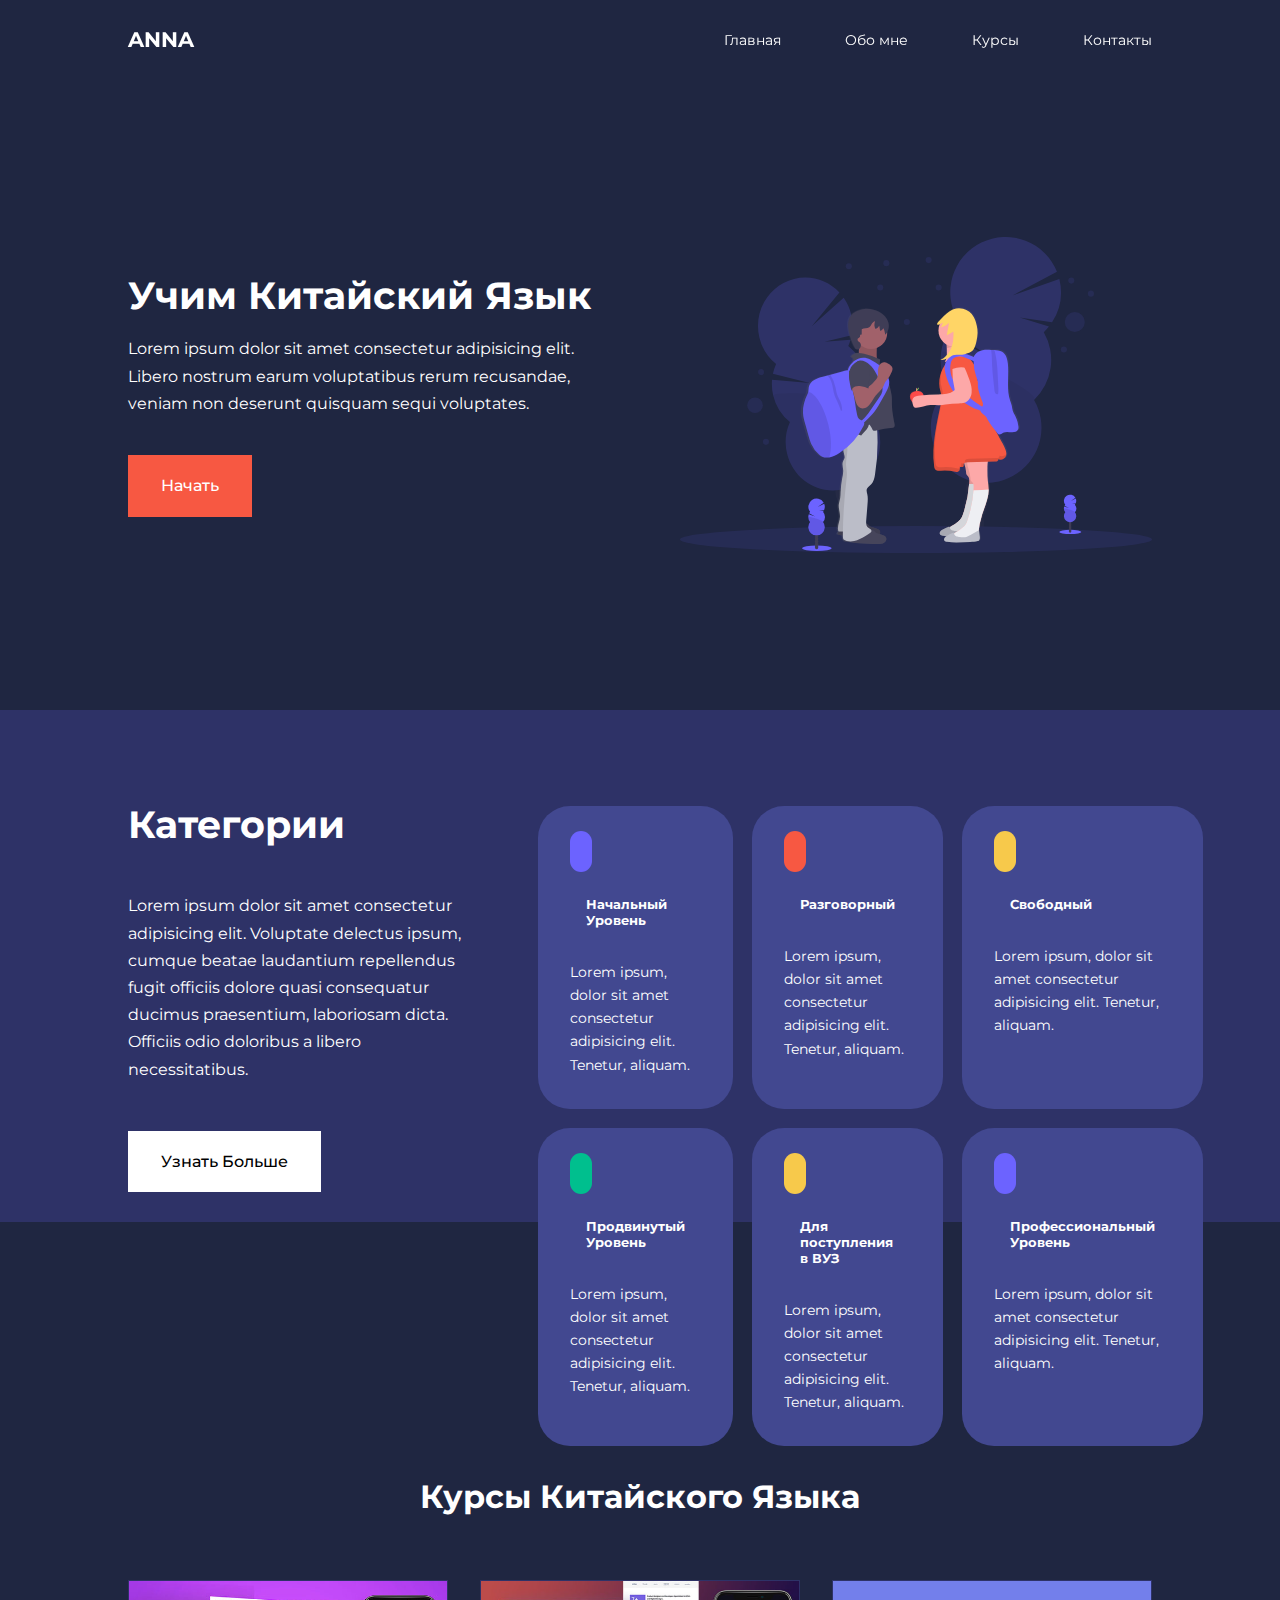
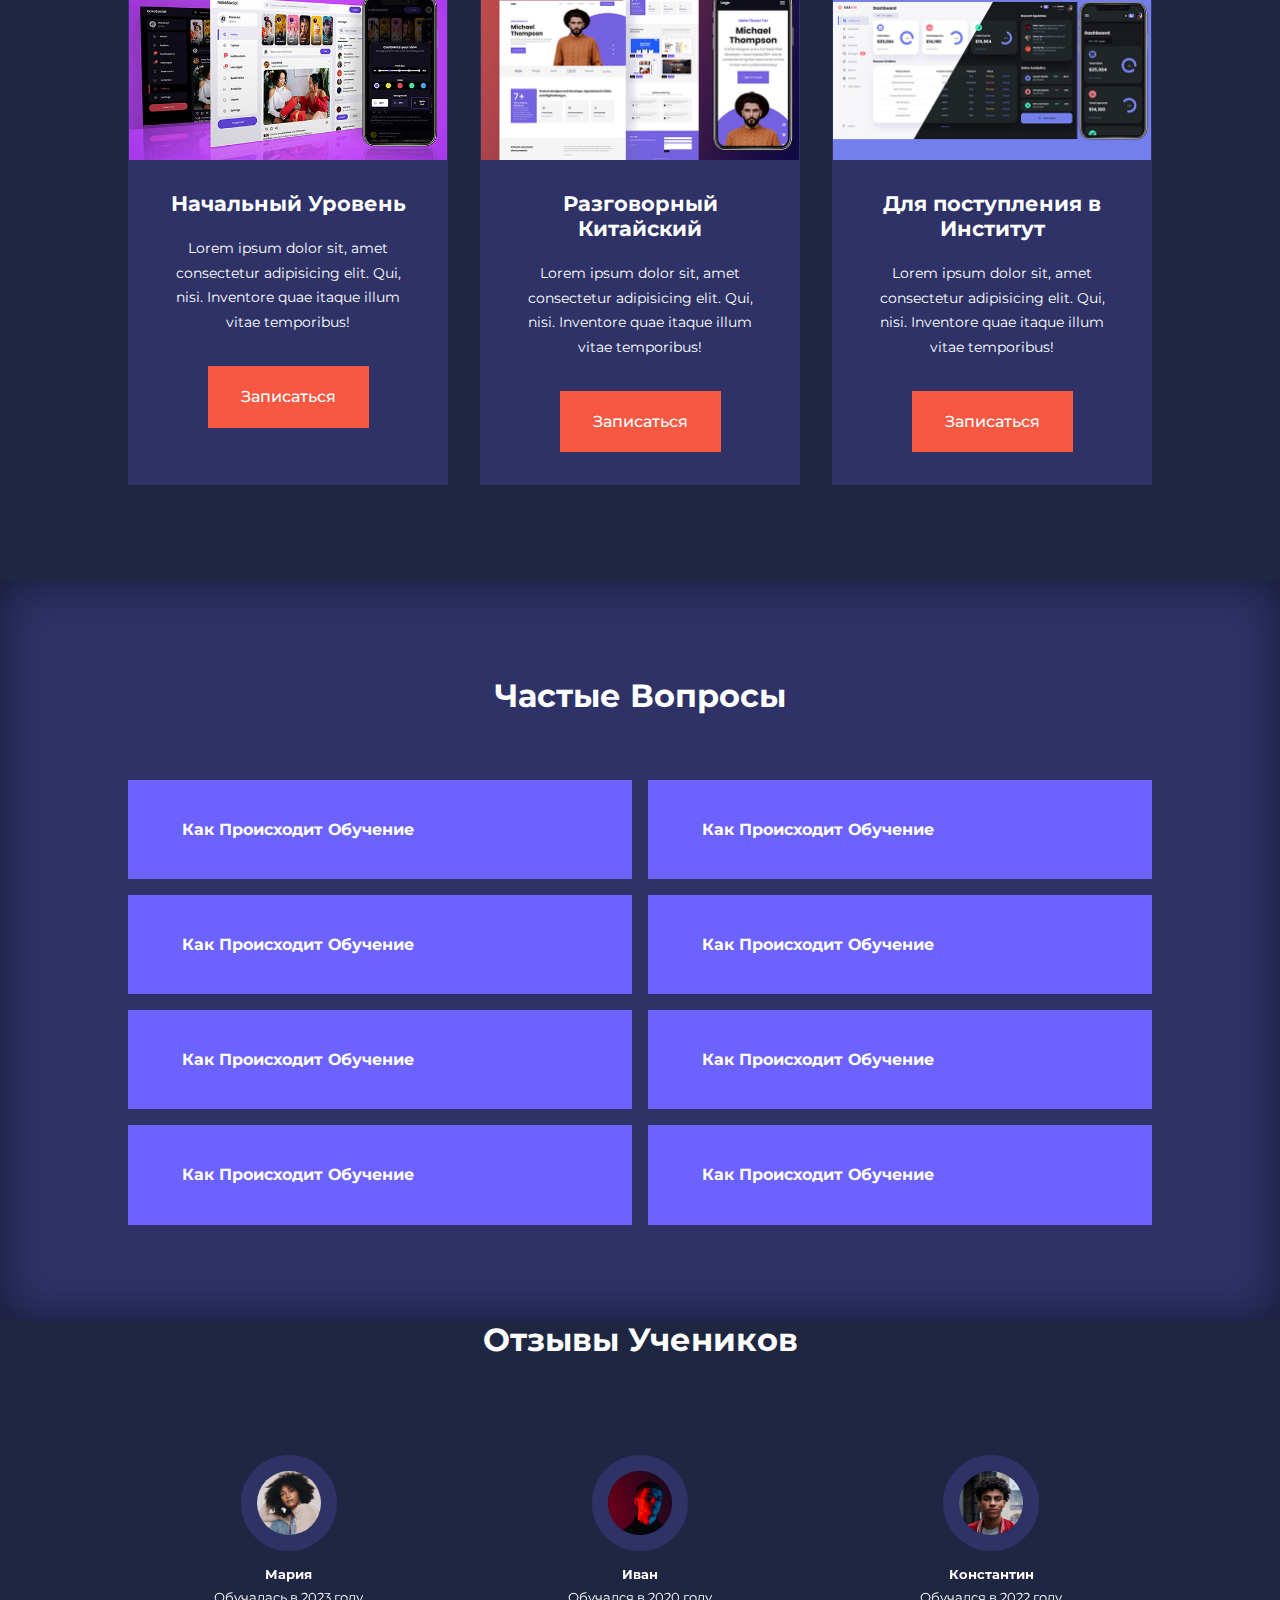
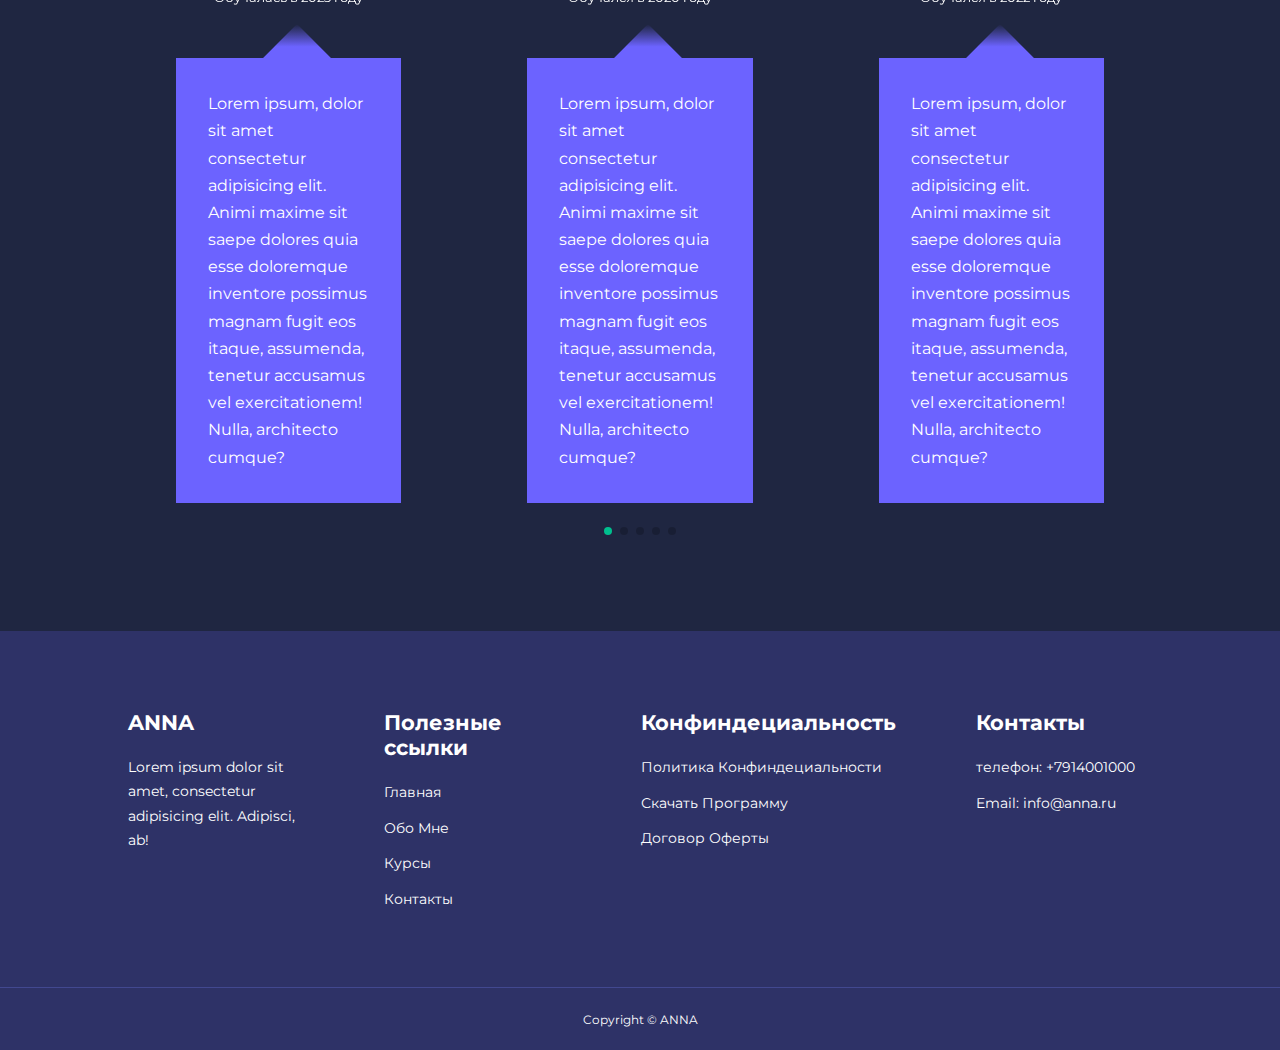
<file: index.html>
<!DOCTYPE html>
<html lang="ru">

<head>
    <meta charset="UTF-8">
    <meta http-equiv="X-UA-Compatible" content="IE=edge">
    <meta name="viewport" content="width=device-width, initial-scale=1.0">

    <link rel="stylesheet" href="https://cdn.jsdelivr.net/npm/swiper@9/swiper-bundle.min.css" />

    <title>Education WebSite</title>

    <link rel="stylesheet" href="https://unicons.iconscout.com/release/v4.0.0/css/line.css">

    <link rel="preconnect" href="https://fonts.googleapis.com">
    <link rel="preconnect" href="https://fonts.gstatic.com" crossorigin>
    <link href="https://fonts.googleapis.com/css2?family=Montserrat:wght@300;400;500;600;700;800;900&display=swap"
        rel="stylesheet">





    <link rel="stylesheet" href="css/style.css">



    <script src="main.js" defer></script>

</head>

<body>
    <nav>
        <div class="conteiner nav__conteiner">
            <a href="index.html">
                <h4>ANNA</h4>
            </a>
            <ul class="nav__menu">
                <li><a href="index.html">Главная</a></li>
                <li><a href="about.html">Обо мне</a></li>
                <li><a href="courses.html">Курсы</a></li>
                <li><a href="contact.html">Контакты</a></li>
            </ul>
            <button id="open-menu-btn">
                <i class="uil uil-bars"></i>
            </button>
            <button id="close-menu-btn">
                <i class="uil uil-multiply"></i>
            </button>

        </div>
    </nav>

    <header>
        <div class="conteiner header__conteiner">
            <div class="header__left">
                <h1>Учим Китайский Язык</h1>
                <p>Lorem ipsum dolor sit amet consectetur adipisicing elit. Libero nostrum earum voluptatibus rerum
                    recusandae, veniam non deserunt quisquam sequi voluptates.</p>
                <a href="courses.html" class="btn btn-primary">Начать</a>
            </div>

            <div class="header__right">
                <div class="header__right-image">
                    <img src="./images/header.svg" alt="">
                </div>
            </div>
        </div>
    </header>

    <section class="cetegories">
        <div class="conteiner categories__conteiner">
            <div class="categories__left">
                <h1>Категории</h1>
                <p>Lorem ipsum dolor sit amet consectetur adipisicing elit. Voluptate delectus ipsum, cumque beatae
                    laudantium repellendus fugit officiis dolore quasi consequatur ducimus praesentium, laboriosam
                    dicta. Officiis odio doloribus a libero necessitatibus.</p>
                <a href="#" class="btn">Узнать Больше</a>
            </div>

            <div class="categories__right">
                <article class="category">
                    <span class="category__icon"><i class="uil uil-book-reader"></i></span>
                    <h5>Начальный Уровень</h5>
                    <p>Lorem ipsum, dolor sit amet consectetur adipisicing elit. Tenetur, aliquam.</p>
                </article>

                <article class="category">
                    <span class="category__icon"><i class="uil uil-megaphone"></i></span>
                    <h5>Разговорный</h5>
                    <p>Lorem ipsum, dolor sit amet consectetur adipisicing elit. Tenetur, aliquam.</p>
                </article>

                <article class="category">
                    <span class="category__icon"><i class="uil uil-edit"></i></span>
                    <h5>Свободный</h5>
                    <p>Lorem ipsum, dolor sit amet consectetur adipisicing elit. Tenetur, aliquam.</p>
                </article>

                <article class="category">
                    <span class="category__icon"><i class="uil uil-english-to-chinese"></i></span>
                    <h5>Продвинутый Уровень</h5>
                    <p>Lorem ipsum, dolor sit amet consectetur adipisicing elit. Tenetur, aliquam.</p>
                </article>

                <article class="category">
                    <span class="category__icon"><i class="uil uil-atom"></i></span>
                    <h5>Для поступления в ВУЗ</h5>
                    <p>Lorem ipsum, dolor sit amet consectetur adipisicing elit. Tenetur, aliquam.</p>
                </article>

                <article class="category">
                    <span class="category__icon"><i class="uil uil-mountains-sun"></i></span>
                    <h5>Профессиональный Уровень</h5>
                    <p>Lorem ipsum, dolor sit amet consectetur adipisicing elit. Tenetur, aliquam.</p>
                </article>
            </div>
        </div>
    </section>

    <section class="courses">

        <h2>Курсы Китайского Языка</h2>

        <div class="conteiner courses__conteiner">
            <article class="course">
                <div class="course__image">
                    <img src="images/course1.jpg" alt="">
                </div>
                <div class="course__info">
                    <h4>Начальный Уровень</h4>
                    <p>Lorem ipsum dolor sit, amet consectetur adipisicing elit. Qui, nisi. Inventore quae itaque illum
                        vitae temporibus!</p>
                    <a href="courses.html" class="btn btn-primary">Записаться</a>
                </div>
            </article>
            <article class="course">
                <div class="course__image">
                    <img src="images/course2.jpg" alt="">
                </div>
                <div class="course__info">
                    <h4>Разговорный Китайский</h4>
                    <p>Lorem ipsum dolor sit, amet consectetur adipisicing elit. Qui, nisi. Inventore quae itaque illum
                        vitae temporibus!</p>
                    <a href="courses.html" class="btn btn-primary">Записаться</a>
                </div>
            </article>
            <article class="course">
                <div class="course__image">
                    <img src="images/course3.jpg" alt="">
                </div>
                <div class="course__info">
                    <h4>Для поступления в Институт</h4>
                    <p>Lorem ipsum dolor sit, amet consectetur adipisicing elit. Qui, nisi. Inventore quae itaque illum
                        vitae temporibus!</p>
                    <a href="courses.html" class="btn btn-primary">Записаться</a>
                </div>
            </article>
        </div>
    </section>


    <section class="faqs">
        <h2>Частые Вопросы</h2>
        <div class="conteiner faqs__conteiner">
            <article class="faq">
                <div class="faq__icon"><i class="uil uil-plus"></i></div>
                <div class="question__answer">
                    <h4>Как Происходит Обучение</h4>
                    <p>Lorem ipsum dolor sit amet consectetur adipisicing elit. Facere ullam quia maiores sapiente
                        corporis dolorem animi, harum magni cupiditate atque, minus neque illo enim commodi voluptate
                        modi dicta laborum assumenda.
                    </p>
                </div>
            </article>
            <article class="faq">
                <div class="faq__icon"><i class="uil uil-plus"></i></div>
                <div class="question__answer">
                    <h4>Как Происходит Обучение</h4>
                    <p>Lorem ipsum dolor sit amet consectetur adipisicing elit. Facere ullam quia maiores sapiente
                        corporis dolorem animi, harum magni cupiditate atque, minus neque illo enim commodi voluptate
                        modi dicta laborum assumenda.
                    </p>
                </div>
            </article>
            <article class="faq">
                <div class="faq__icon"><i class="uil uil-plus"></i></div>
                <div class="question__answer">
                    <h4>Как Происходит Обучение</h4>
                    <p>Lorem ipsum dolor sit amet consectetur adipisicing elit. Facere ullam quia maiores sapiente
                        corporis dolorem animi, harum magni cupiditate atque, minus neque illo enim commodi voluptate
                        modi dicta laborum assumenda.
                    </p>
                </div>
            </article>
            <article class="faq">
                <div class="faq__icon"><i class="uil uil-plus"></i></div>
                <div class="question__answer">
                    <h4>Как Происходит Обучение</h4>
                    <p>Lorem ipsum dolor sit amet consectetur adipisicing elit. Facere ullam quia maiores sapiente
                        corporis dolorem animi, harum magni cupiditate atque, minus neque illo enim commodi voluptate
                        modi dicta laborum assumenda.
                    </p>
                </div>
            </article>
            <article class="faq">
                <div class="faq__icon"><i class="uil uil-plus"></i></div>
                <div class="question__answer">
                    <h4>Как Происходит Обучение</h4>
                    <p>Lorem ipsum dolor sit amet consectetur adipisicing elit. Facere ullam quia maiores sapiente
                        corporis dolorem animi, harum magni cupiditate atque, minus neque illo enim commodi voluptate
                        modi dicta laborum assumenda.
                    </p>
                </div>
            </article>
            <article class="faq">
                <div class="faq__icon"><i class="uil uil-plus"></i></div>
                <div class="question__answer">
                    <h4>Как Происходит Обучение</h4>
                    <p>Lorem ipsum dolor sit amet consectetur adipisicing elit. Facere ullam quia maiores sapiente
                        corporis dolorem animi, harum magni cupiditate atque, minus neque illo enim commodi voluptate
                        modi dicta laborum assumenda.
                    </p>
                </div>
            </article>
            <article class="faq">
                <div class="faq__icon"><i class="uil uil-plus"></i></div>
                <div class="question__answer">
                    <h4>Как Происходит Обучение</h4>
                    <p>Lorem ipsum dolor sit amet consectetur adipisicing elit. Facere ullam quia maiores sapiente
                        corporis dolorem animi, harum magni cupiditate atque, minus neque illo enim commodi voluptate
                        modi dicta laborum assumenda.
                    </p>
                </div>
            </article>
            <article class="faq">
                <div class="faq__icon"><i class="uil uil-plus"></i></div>
                <div class="question__answer">
                    <h4>Как Происходит Обучение</h4>
                    <p>Lorem ipsum dolor sit amet consectetur adipisicing elit. Facere ullam quia maiores sapiente
                        corporis dolorem animi, harum magni cupiditate atque, minus neque illo enim commodi voluptate
                        modi dicta laborum assumenda.
                    </p>
                </div>
            </article>
        </div>
    </section>

    <section class="conteiner testimonials__conteiner swiper mySwiper">
        <h2>Отзывы Учеников</h2>
        <div class="swiper-wrapper">

            <article class="testimonial swiper-slide">
                <div class="avatar">
                    <img src="images/avatar1.jpg" alt="">
                </div>
                <div class="testimonial__info">
                    <h5>Мария</h5>
                    <small>
                        Обучалась в 2023 году
                    </small>
                </div>
                <div class="testimonial__body">
                    <p>
                        Lorem ipsum, dolor sit amet consectetur adipisicing elit. Animi maxime sit saepe dolores quia
                        esse doloremque inventore possimus magnam fugit eos itaque, assumenda, tenetur accusamus vel
                        exercitationem! Nulla, architecto cumque?
                    </p>
                </div>
            </article>
            <article class="testimonial swiper-slide">
                <div class="avatar">
                    <img src="images/avatar2.jpg" alt="">
                </div>
                <div class="testimonial__info">
                    <h5>Иван</h5>
                    <small>
                        Обучался в 2020 году
                    </small>
                </div>
                <div class="testimonial__body">
                    <p>
                        Lorem ipsum, dolor sit amet consectetur adipisicing elit. Animi maxime sit saepe dolores quia
                        esse doloremque inventore possimus magnam fugit eos itaque, assumenda, tenetur accusamus vel
                        exercitationem! Nulla, architecto cumque?
                    </p>
                </div>
            </article>
            <article class="testimonial swiper-slide">
                <div class="avatar">
                    <img src="images/avatar3.jpg" alt="">
                </div>
                <div class="testimonial__info">
                    <h5>Константин</h5>
                    <small>
                        Обучался в 2022 году
                    </small>
                </div>
                <div class="testimonial__body">
                    <p>
                        Lorem ipsum, dolor sit amet consectetur adipisicing elit. Animi maxime sit saepe dolores quia
                        esse doloremque inventore possimus magnam fugit eos itaque, assumenda, tenetur accusamus vel
                        exercitationem! Nulla, architecto cumque?
                    </p>
                </div>
            </article>
            <article class="testimonial swiper-slide">
                <div class="avatar">
                    <img src="images/avatar4.jpg" alt="">
                </div>
                <div class="testimonial__info">
                    <h5>Милана</h5>
                    <small>
                        Обучалась в 2023 году
                    </small>
                </div>
                <div class="testimonial__body">
                    <p>
                        Lorem ipsum, dolor sit amet consectetur adipisicing elit. Animi maxime sit saepe dolores quia
                        esse doloremque inventore possimus magnam fugit eos itaque, assumenda, tenetur accusamus vel
                        exercitationem! Nulla, architecto cumque?
                    </p>
                </div>
            </article>
            <article class="testimonial swiper-slide">
                <div class="avatar">
                    <img src="images/avatar5.jpg" alt="">
                </div>
                <div class="testimonial__info">
                    <h5>Светлана</h5>
                    <small>
                        Обучалась в 2023 году
                    </small>
                </div>
                <div class="testimonial__body">
                    <p>
                        Lorem ipsum, dolor sit amet consectetur adipisicing elit. Animi maxime sit saepe dolores quia
                        esse doloremque inventore possimus magnam fugit eos itaque, assumenda, tenetur accusamus vel
                        exercitationem! Nulla, architecto cumque?
                    </p>
                </div>
            </article>
            <article class="testimonial swiper-slide">
                <div class="avatar">
                    <img src="images/avatar6.jpg" alt="">
                </div>
                <div class="testimonial__info">
                    <h5>Олеся</h5>
                    <small>
                        Обучалась в 2023 году
                    </small>
                </div>
                <div class="testimonial__body">
                    <p>
                        Lorem ipsum, dolor sit amet consectetur adipisicing elit. Animi maxime sit saepe dolores quia
                        esse doloremque inventore possimus magnam fugit eos itaque, assumenda, tenetur accusamus vel
                        exercitationem! Nulla, architecto cumque?
                    </p>
                </div>
            </article>
            <article class="testimonial swiper-slide">
                <div class="avatar">
                    <img src="images/avatar7.jpg" alt="">
                </div>
                <div class="testimonial__info">
                    <h5>Инга</h5>
                    <small>
                        Обучалась в 2023 году
                    </small>
                </div>
                <div class="testimonial__body">
                    <p>
                        Lorem ipsum, dolor sit amet consectetur adipisicing elit. Animi maxime sit saepe dolores quia
                        esse doloremque inventore possimus magnam fugit eos itaque, assumenda, tenetur accusamus vel
                        exercitationem! Nulla, architecto cumque?
                    </p>
                </div>
            </article>
        </div>
        <div class="swiper-pagination"></div>
    </section>

    <footer>
        <div class="conteiner footer__conteiner">
            <div class="footer1">
                <a href="index.html" class="footer__logo">
                    <h4>ANNA</h4>
                    <p>Lorem ipsum dolor sit amet, consectetur adipisicing elit. Adipisci, ab!</p>
                </a>
            </div>

            <div class="footer2">
                <h4>Полезные ссылки</h4>
                <ul class="permalink">
                    <li><a href="index.html">Главная</a></li>
                    <li><a href="about.html">Обо Мне</a></li>
                    <li><a href="courses.html">Курсы</a></li>
                    <li><a href="contact.html">Контакты</a></li>
                </ul>
            </div>

            <div class="footer3">
                <h4>Конфиндециальность</h4>
                <ul class="primacy">
                    <li><a href="#">Политика Конфиндециальности</a></li>
                    <li><a href="#">Скачать Программу</a></li>
                    <li><a href="#">Договор Оферты</a></li>
                </ul>
            </div>

            <div class="footer4">
                <h4>Контакты</h4>
                <div class="">
                    <ul>
                        <li><a href="tel:+7914001000">телефон: +7914001000</a></li>
                        <li><a href="mailto:info@anna.ru">Email: info@anna.ru</a></li>
                    </ul>

                </div>
                <ul class="footer__socials">
                    <li><a href="#"><i class="uil uil-whatsapp"></i></a></li>
                    <li><a href="#"><i class="uil uil-vk-alt"></i></a></li>
                    <li><a href="#"><i class="uil uil-telegram-alt"></i></a></li>
                </ul>
            </div>

        </div>
        <div class="footer__copyrights">
            <small>Copyright &copy; ANNA</small>
        </div>

    </footer>


    <script src="https://cdn.jsdelivr.net/npm/swiper@9/swiper-bundle.min.js"></script>
    <!-- Initialize Swiper -->
    <script>
        var swiper = new Swiper(".mySwiper", {
            slidesPerView: 1,
            spaceBetween: 30,
            pagination: {
                el: ".swiper-pagination",
                clickable: true,
            },
            breakpoints: {
                600: {
                    slidesPerView: 2
                },
                1040: {
                    slidesPerView: 3
                }
            }

        });
    </script>

</body>

</html>
</file>
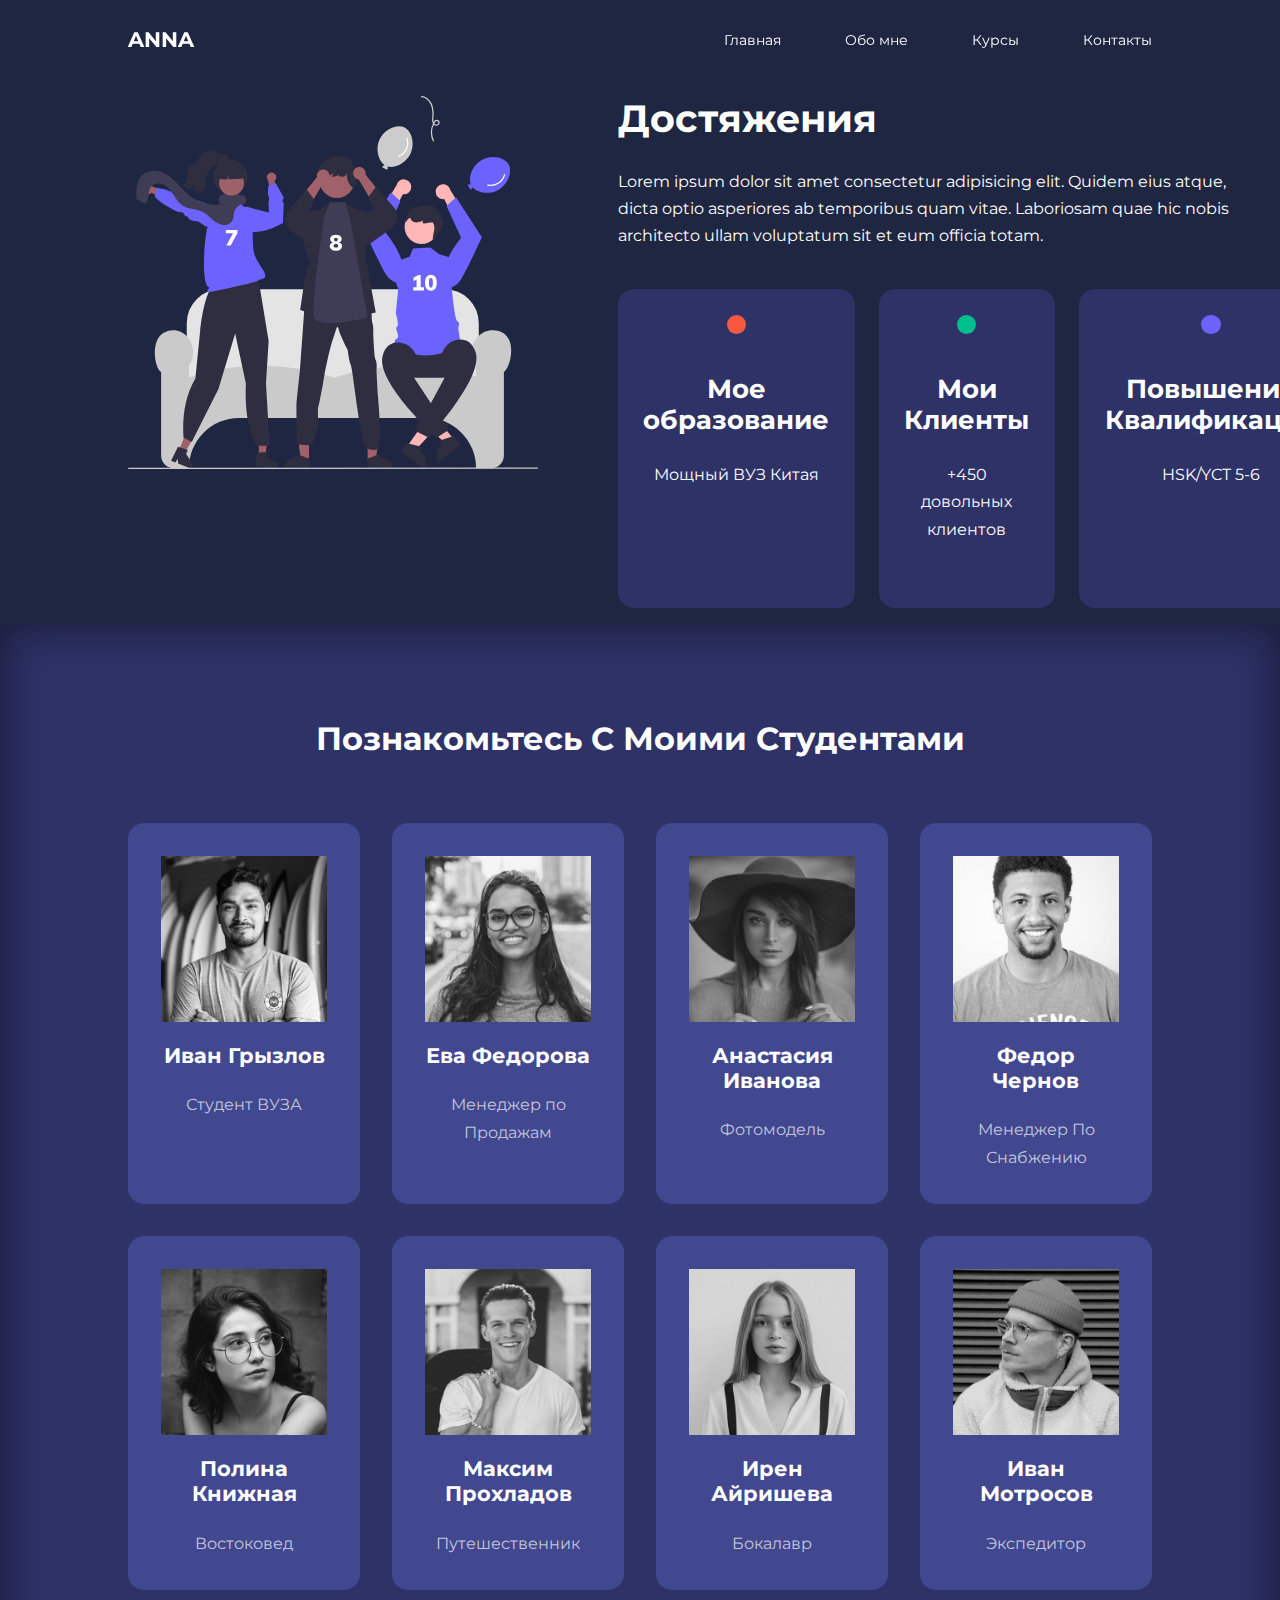
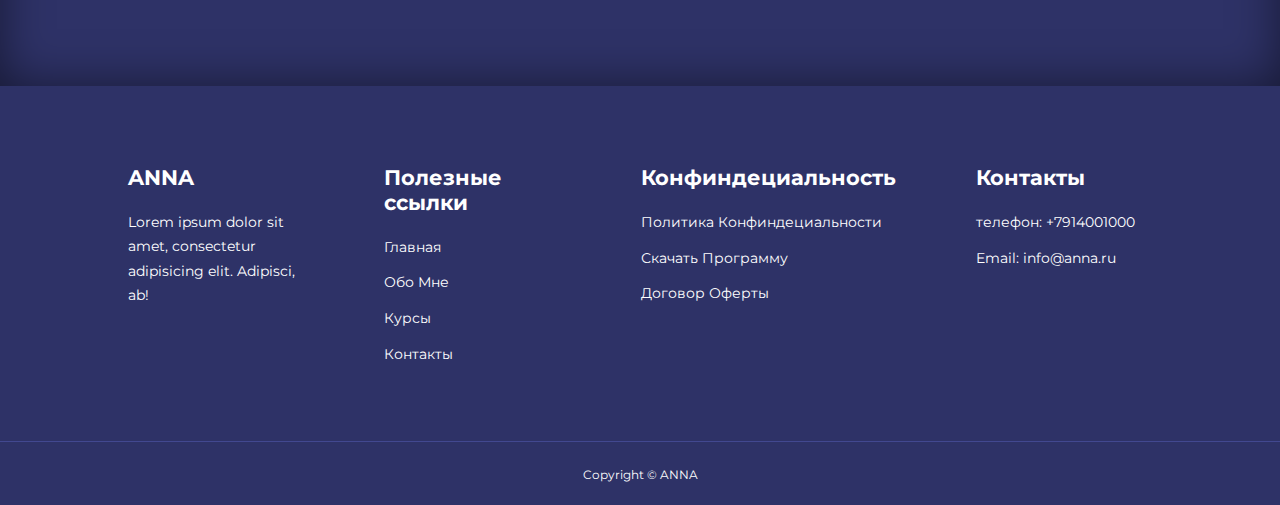
<file: about.html>
<!DOCTYPE html>
<html lang="ru">

<head>
    <meta charset="UTF-8">
    <meta http-equiv="X-UA-Compatible" content="IE=edge">
    <meta name="viewport" content="width=device-width, initial-scale=1.0">

    <link rel="stylesheet" href="https://cdn.jsdelivr.net/npm/swiper@9/swiper-bundle.min.css" />

    <title>Education WebSite</title>

    <link rel="stylesheet" href="https://unicons.iconscout.com/release/v4.0.0/css/line.css">

    <link rel="preconnect" href="https://fonts.googleapis.com">

    <link rel="preconnect" href="https://fonts.gstatic.com" crossorigin>

    <link href="https://fonts.googleapis.com/css2?family=Montserrat:wght@300;400;500;600;700;800;900&display=swap"
        rel="stylesheet">


    <link rel="stylesheet" href="css/style.css">
    <link rel="stylesheet" href="css/about.css">


    <script src="main.js" defer></script>
</head>

<body>
    <nav>
        <div class="conteiner nav__conteiner">
            <a href="index.html">
                <h4>ANNA</h4>
            </a>
            <ul class="nav__menu">
                <li><a href="index.html">Главная</a></li>
                <li><a href="about.html">Обо мне</a></li>
                <li><a href="courses.html">Курсы</a></li>
                <li><a href="contact.html">Контакты</a></li>
            </ul>
            <button id="open-menu-btn">
                <i class="uil uil-bars"></i>
            </button>
            <button id="close-menu-btn">
                <i class="uil uil-multiply"></i>
            </button>

        </div>
    </nav>

    <div class="about__achievements">
        <div class="conteiner about__achievements-conteiner">

            <div class="about__achivements-left">
                <img src="images/about achievements.svg" alt="">
            </div>

            <div class="about__achievements-right">
                <h1>Достяжения</h1>
                <p>
                    Lorem ipsum dolor sit amet consectetur adipisicing elit. Quidem eius atque, dicta optio asperiores
                    ab
                    temporibus quam vitae. Laboriosam quae hic nobis architecto ullam voluptatum sit et eum officia
                    totam.
                </p>

                <div class="achievement__cards">
                    <article class="achievement__card">
                        <span class="achievment__icon">
                            <i class="uil uil-graduation-cap"></i>
                        </span>
                        <h3>Мое образование</h3>
                        <p>Мощный ВУЗ Китая</p>
                    </article>
                    <article class="achievement__card">
                        <span class="achievment__icon">
                            <i class="uil uil-users-alt"></i>
                            <!-- <i class="uil uil-award"></i> -->
                        </span>
                        <h3>Мои Клиенты</h3>
                        <p>+450 довольных клиентов</p>
                    </article>
                    <article class="achievement__card">
                        <span class="achievment__icon">
                            <i class="uil uil-rocket"></i>
                        </span>
                        <h3>Повышение Квалификации</h3>
                        <p>HSK/YCT 5-6</p>
                    </article>
                </div>
            </div>
        </div>
    </div>

    <section class="team">
        <h2>Познакомьтесь С Моими Студентами</h2>
        <div class="conteiner team__conteiner">
            <article class="team__member">
                <div class="team__member-image">
                    <img src="images/tm1.jpg" alt="">
                </div>
                <div class="team__member-info">
                    <h4>Иван Грызлов</h4>
                    <p>Студент ВУЗА</p>
                </div>
                <div class="team__member-socials">
                    <a href="#" target="_blank"><i class="uil uil-instagram"></i></a>
                    <a href="#" target="_blank"><i class="uil uil-vk-alt"></i></a>
                    <a href="#" target="_blank"><i class="uil uil-telegram"></i></a>
                </div>
            </article>
            <article class="team__member">
                <div class="team__member-image">
                    <img src="images/tm2.jpg" alt="">
                </div>
                <div class="team__member-info">
                    <h4>Ева Федорова</h4>
                    <p>Менеджер по Продажам</p>
                </div>
                <div class="team__member-socials">
                    <a href="#" target="_blank"><i class="uil uil-instagram"></i></a>
                    <a href="#" target="_blank"><i class="uil uil-vk-alt"></i></a>
                    <a href="#" target="_blank"><i class="uil uil-telegram"></i></a>
                </div>
            </article>
            <article class="team__member">
                <div class="team__member-image">
                    <img src="images/tm3.jpg" alt="">
                </div>
                <div class="team__member-info">
                    <h4>Анастасия Иванова</h4>
                    <p>Фотомодель</p>
                </div>
                <div class="team__member-socials">
                    <a href="#" target="_blank"><i class="uil uil-instagram"></i></a>
                    <a href="#" target="_blank"><i class="uil uil-vk-alt"></i></a>
                    <a href="#" target="_blank"><i class="uil uil-telegram"></i></a>
                </div>
            </article>
            <article class="team__member">
                <div class="team__member-image">
                    <img src="images/tm4.jpg" alt="">
                </div>
                <div class="team__member-info">
                    <h4>Федор Чернов</h4>
                    <p>Менеджер По Снабжению</p>
                </div>
                <div class="team__member-socials">
                    <a href="#" target="_blank"><i class="uil uil-instagram"></i></a>
                    <a href="#" target="_blank"><i class="uil uil-vk-alt"></i></a>
                    <a href="#" target="_blank"><i class="uil uil-telegram"></i></a>
                </div>
            </article>
            <article class="team__member">
                <div class="team__member-image">
                    <img src="images/tm5.jpg" alt="">
                </div>
                <div class="team__member-info">
                    <h4>Полина Книжная</h4>
                    <p>Востоковед</p>
                </div>
                <div class="team__member-socials">
                    <a href="#" target="_blank"><i class="uil uil-instagram"></i></a>
                    <a href="#" target="_blank"><i class="uil uil-vk-alt"></i></a>
                    <a href="#" target="_blank"><i class="uil uil-telegram"></i></a>
                </div>
            </article>
            <article class="team__member">
                <div class="team__member-image">
                    <img src="images/tm6.jpg" alt="">
                </div>
                <div class="team__member-info">
                    <h4>Максим Прохладов</h4>
                    <p>Путешественник</p>
                </div>
                <div class="team__member-socials">
                    <a href="#" target="_blank"><i class="uil uil-instagram"></i></a>
                    <a href="#" target="_blank"><i class="uil uil-vk-alt"></i></a>
                    <a href="#" target="_blank"><i class="uil uil-telegram"></i></a>
                </div>
            </article>
            <article class="team__member">
                <div class="team__member-image">
                    <img src="images/tm7.jpg" alt="">
                </div>
                <div class="team__member-info">
                    <h4>Ирен Айришева</h4>
                    <p>Бокалавр</p>
                </div>
                <div class="team__member-socials">
                    <a href="#" target="_blank"><i class="uil uil-instagram"></i></a>
                    <a href="#" target="_blank"><i class="uil uil-vk-alt"></i></a>
                    <a href="#" target="_blank"><i class="uil uil-telegram"></i></a>
                </div>
            </article>
            <article class="team__member">
                <div class="team__member-image">
                    <img src="images/tm8.jpg" alt="">
                </div>
                <div class="team__member-info">
                    <h4>Иван Мотросов</h4>
                    <p>Экспедитор</p>
                </div>
                <div class="team__member-socials">
                    <a href="#" target="_blank"><i class="uil uil-instagram"></i></a>
                    <a href="#" target="_blank"><i class="uil uil-vk-alt"></i></a>
                    <a href="#" target="_blank"><i class="uil uil-telegram"></i></a>
                </div>
            </article>
        </div>
    </section>

    <footer>
        <div class="conteiner footer__conteiner">
            <div class="footer1">
                <a href="index.html" class="footer__logo">
                    <h4>ANNA</h4>
                    <p>Lorem ipsum dolor sit amet, consectetur adipisicing elit. Adipisci, ab!</p>
                </a>
            </div>

            <div class="footer2">
                <h4>Полезные ссылки</h4>
                <ul class="permalink">
                    <li><a href="index.html">Главная</a></li>
                    <li><a href="about.html">Обо Мне</a></li>
                    <li><a href="courses.html">Курсы</a></li>
                    <li><a href="contact.html">Контакты</a></li>
                </ul>
            </div>

            <div class="footer3">
                <h4>Конфиндециальность</h4>
                <ul class="primacy">
                    <li><a href="#">Политика Конфиндециальности</a></li>
                    <li><a href="#">Скачать Программу</a></li>
                    <li><a href="#">Договор Оферты</a></li>
                </ul>
            </div>

            <div class="footer4">
                <h4>Контакты</h4>
                <div class="">
                    <ul>
                        <li><a href="tel:+7914001000">телефон: +7914001000</a></li>
                        <li><a href="mailto:info@anna.ru">Email: info@anna.ru</a></li>
                    </ul>

                </div>
                <ul class="footer__socials">
                    <li><a href="#"><i class="uil uil-whatsapp"></i></a></li>
                    <li><a href="#"><i class="uil uil-instagram"></i></a></li>
                    <li><a href="#"><i class="uil uil-telegram-alt"></i></a></li>
                </ul>
            </div>

        </div>
        <div class="footer__copyrights">
            <small>Copyright &copy; ANNA</small>
        </div>

    </footer>
</body>

</html>
</file>
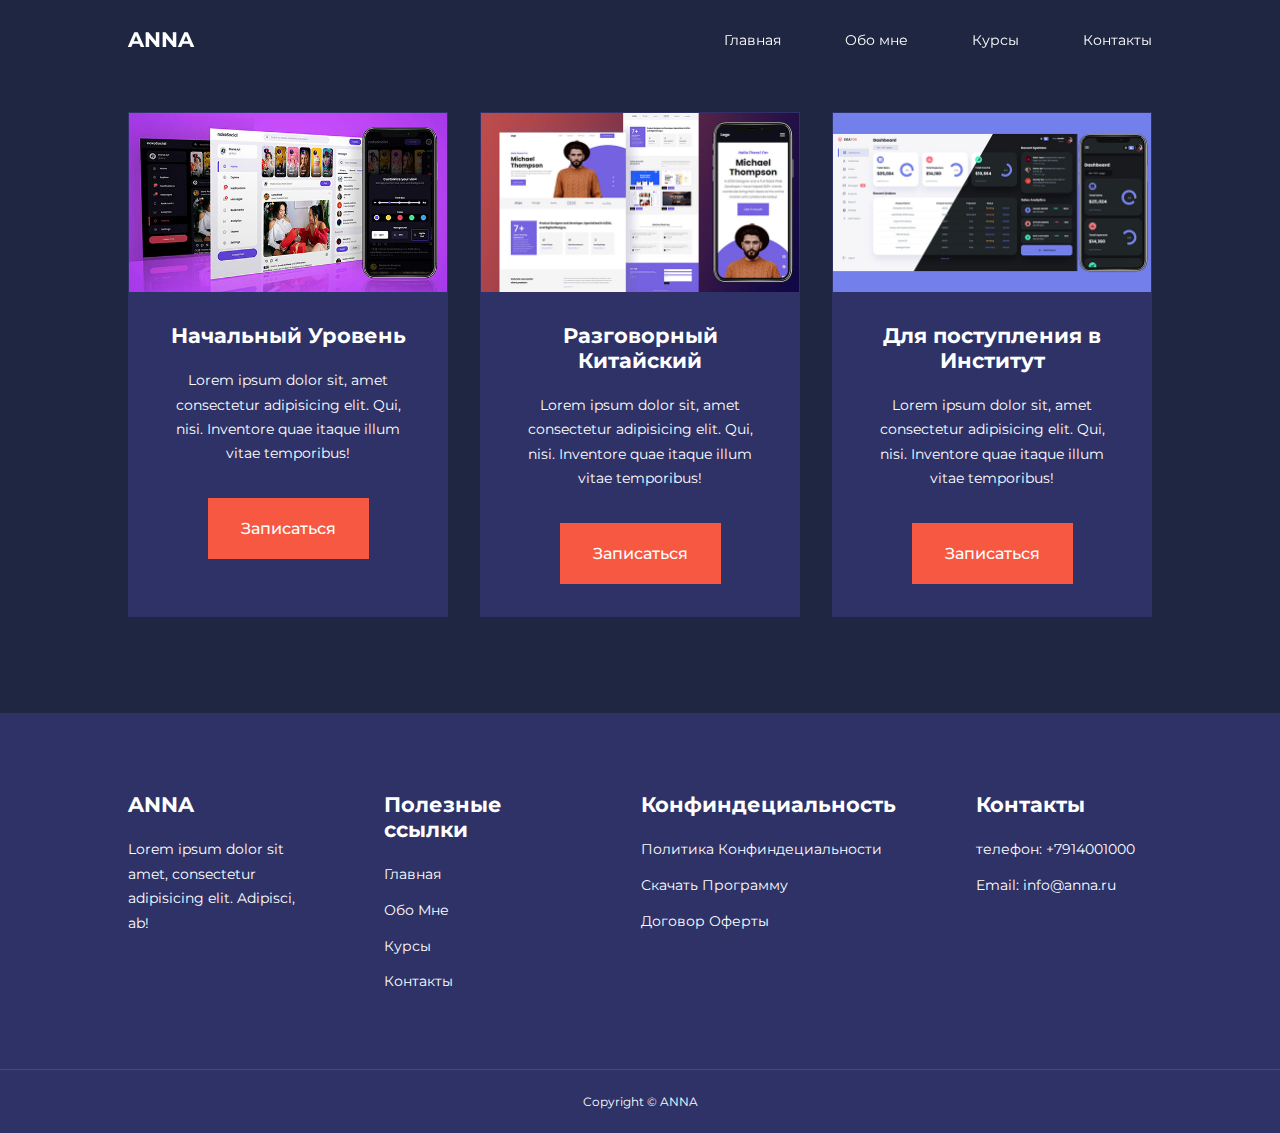
<file: courses.html>
<!DOCTYPE html>
<html lang="ru">

<head>
    <meta charset="UTF-8">
    <meta http-equiv="X-UA-Compatible" content="IE=edge">
    <meta name="viewport" content="width=device-width, initial-scale=1.0">

    <link rel="stylesheet" href="https://cdn.jsdelivr.net/npm/swiper@9/swiper-bundle.min.css" />

    <title>Education WebSite</title>

    <link rel="stylesheet" href="https://unicons.iconscout.com/release/v4.0.0/css/line.css">

    <link rel="preconnect" href="https://fonts.googleapis.com">

    <link rel="preconnect" href="https://fonts.gstatic.com" crossorigin>

    <link href="https://fonts.googleapis.com/css2?family=Montserrat:wght@300;400;500;600;700;800;900&display=swap"
        rel="stylesheet">


    <link rel="stylesheet" href="css/style.css">
    <link rel="stylesheet" href="css/about.css">


    <script src="main.js" defer></script>

    <style>
        .courses {
            margin-top: 1rem;
        }
    </style>
</head>

<body>
    <nav>
        <div class="conteiner nav__conteiner">
            <a href="index.html">
                <h4>ANNA</h4>
            </a>
            <ul class="nav__menu">
                <li><a href="index.html">Главная</a></li>
                <li><a href="about.html">Обо мне</a></li>
                <li><a href="courses.html">Курсы</a></li>
                <li><a href="contact.html">Контакты</a></li>
            </ul>
            <button id="open-menu-btn">
                <i class="uil uil-bars"></i>
            </button>
            <button id="close-menu-btn">
                <i class="uil uil-multiply"></i>
            </button>

        </div>
    </nav>

    <section class="courses">

        <div class="conteiner courses__conteiner">
            <article class="course">
                <div class="course__image">
                    <img src="images/course1.jpg" alt="">
                </div>
                <div class="course__info">
                    <h4>Начальный Уровень</h4>
                    <p>Lorem ipsum dolor sit, amet consectetur adipisicing elit. Qui, nisi. Inventore quae itaque illum
                        vitae temporibus!</p>
                    <a href="courses.html" class="btn btn-primary">Записаться</a>
                </div>
            </article>
            <article class="course">
                <div class="course__image">
                    <img src="images/course2.jpg" alt="">
                </div>
                <div class="course__info">
                    <h4>Разговорный Китайский</h4>
                    <p>Lorem ipsum dolor sit, amet consectetur adipisicing elit. Qui, nisi. Inventore quae itaque illum
                        vitae temporibus!</p>
                    <a href="courses.html" class="btn btn-primary">Записаться</a>
                </div>
            </article>
            <article class="course">
                <div class="course__image">
                    <img src="images/course3.jpg" alt="">
                </div>
                <div class="course__info">
                    <h4>Для поступления в Институт</h4>
                    <p>Lorem ipsum dolor sit, amet consectetur adipisicing elit. Qui, nisi. Inventore quae itaque illum
                        vitae temporibus!</p>
                    <a href="courses.html" class="btn btn-primary">Записаться</a>
                </div>
            </article>
        </div>
    </section>

    <footer>
        <div class="conteiner footer__conteiner">
            <div class="footer1">
                <a href="index.html" class="footer__logo">
                    <h4>ANNA</h4>
                    <p>Lorem ipsum dolor sit amet, consectetur adipisicing elit. Adipisci, ab!</p>
                </a>
            </div>

            <div class="footer2">
                <h4>Полезные ссылки</h4>
                <ul class="permalink">
                    <li><a href="index.html">Главная</a></li>
                    <li><a href="about.html">Обо Мне</a></li>
                    <li><a href="courses.html">Курсы</a></li>
                    <li><a href="contact.html">Контакты</a></li>
                </ul>
            </div>

            <div class="footer3">
                <h4>Конфиндециальность</h4>
                <ul class="primacy">
                    <li><a href="#">Политика Конфиндециальности</a></li>
                    <li><a href="#">Скачать Программу</a></li>
                    <li><a href="#">Договор Оферты</a></li>
                </ul>
            </div>

            <div class="footer4">
                <h4>Контакты</h4>
                <div class="">
                    <ul>
                        <li><a href="tel:+7914001000">телефон: +7914001000</a></li>
                        <li><a href="mailto:info@anna.ru">Email: info@anna.ru</a></li>
                    </ul>

                </div>
                <ul class="footer__socials">
                    <li><a href="#"><i class="uil uil-whatsapp"></i></a></li>
                    <li><a href="#"><i class="uil uil-instagram"></i></a></li>
                    <li><a href="#"><i class="uil uil-telegram-alt"></i></a></li>
                </ul>
            </div>

        </div>
        <div class="footer__copyrights">
            <small>Copyright &copy; ANNA</small>
        </div>

    </footer>
</body>

</html>
</file>
<file: css/style.css>
* {
    margin: 0;
    padding: 0;
    border: 0;
    outline: 0;
    text-decoration: none;
    list-style: none;
    box-sizing: border-box;
}

:root {
    --color-primary: #6c63ff;
    --color-success: #00bf8e;
    --color-warning: #f7c94b;
    --color-danger: #f75842;
    --color-danger-variant: rgba(247, 88, 66, 0.4);
    --color-white: #fff;
    --color-light: rgba(255, 255, 255, 0.7);
    --color-black: #000;
    --color-bg: #1f2641;
    --color-bg1: #2e3267;
    --color-bg2: #424890;

    --conteiner-width-lg: 80%;
    --conteiner-wbdth-md: 90%;
    --conteiner-wudth-sm: 94%;

    --transition: all 400ms ease;
}

body {
    font-family: 'Montserrat', sans-serif;
    line-height: 1.7;
    color: var(--color-white);
    background: var(--color-bg);
}

.conteiner {
    width: var(--conteiner-width-lg);
    margin: 0 auto;
}

section {
    padding: 6rem 0;
}

section h2 {
    text-align: center;
    margin-bottom: 4rem;
}

h1,
h2,
h3,
h4,
h5 {
    line-height: 1.2;
}

h1 {
    font-size: 2.4rem;
}

h2 {
    font-size: 2rem;
}

h3 {
    font-size: 1.6rem;
}

h4 {
    font-size: 1.3rem;
}

a {
    color: var(--color-white);
}

img {
    width: 100%;
    display: block;
    object-fit: cover;
}

.btn {
    display: inline-block;
    background: var(--color-white);
    color: var(--color-black);
    padding: 1rem 2rem;
    border: 1px solid transparent;
    font-weight: 500;
    transition: var(--transition);
}

.btn:hover {
    background: transparent;
    color: var(--color-white);
    border-color: var(--color-white);
}

.btn-primary {
    background: var(--color-danger);
    color: var(--color-white);
}

/* ____________________NAVBAR____________________ */
nav {
    background: transparent;
    width: 100vw;
    height: 5rem;
    position: fixed;
    top: 0;
    z-index: 11;
}

/* -------------------------CHANGE NAVBAR------------------------- */
.window-scroll {
    background: var(--color-primary);
    box-shadow: 0 1rem 2rem rgba(0, 0, 0, 0.2);
}

.nav__conteiner {
    height: 100%;
    display: flex;
    justify-content: space-between;
    align-items: center;
}

nav button {
    display: none;
}

.nav__menu {
    display: flex;
    align-items: center;
    gap: 4rem;
}

.nav__menu a {
    font-size: 0.9rem;
    transition: var(--transition);
}

.nav__menu a:hover {
    color: var(--color-bg2);
}

/* -----------------------HEADER----------------------- */

header {
    position: relative;
    top: 5rem;
    overflow: hidden;
    height: 70vh;
    margin-bottom: 5rem;
}

.header__conteiner {
    display: grid;
    grid-template-columns: 1fr 1fr;
    align-items: center;
    gap: 5rem;
    height: 100%;
}

.header__left p {
    margin: 1rem 0 2.4rem;
}

/* --------------CATEGORIES-------------- */

.cetegories {
    background: var(--color-bg1);
    height: 32rem;
}

.cetegories h1 {
    line-height: 1;
    margin-bottom: 3rem;
}

.categories__conteiner {
    display: grid;
    grid-template-columns: 40% 60%;
}

.categories__left {
    margin-right: 4rem;
}

.categories__left p {
    margin: 1rem 0 3rem;
}

.categories__right {
    display: grid;
    grid-template-columns: repeat(3, 1fr);
    gap: 1.2rem;
}

.category {
    background: var(--color-bg2);
    padding: 2rem;
    border-radius: 2rem;
    transition: var(--transition);
}

.category:hover {
    box-shadow: 0 3rem 3rem rgba(0, 0, 0, 0.3);
    z-index: 1;
}

.category:nth-child(2) .category__icon {
    background: var(--color-danger);
}

.category:nth-child(3) .category__icon {
    background: var(--color-warning);
}

.category:nth-child(4) .category__icon {
    background: var(--color-success);
}

.category:nth-child(5) .category__icon {
    background: var(--color-warning);
}

.category:nth-child(6) .category__icon {
    background: var(--color-primary);
}

.category__icon {
    background: var(--color-primary);
    padding: .7rem;
    border-radius: .9rem;
}

.category h5 {
    margin: 2rem 01rem;
}

.category p {
    font-size: .85rem;
}

/* ------------------POPULAR COURSES------------------ */

.courses {
    margin-top: 10rem;
}

.courses__conteiner {
    display: grid;
    grid-template-columns: repeat(3, 1fr);
    gap: 2rem;
}

.course {
    background: var(--color-bg1);
    text-align: center;
    border: 1px solid transparent;
    transition: var(--transition);
}

.course:hover {
    background: transparent;
    border-color: var(--color-primary);
}

.course__info {
    padding: 2rem;
}

.course p {
    margin: 1.2rem 0 2rem;
    font-size: 0.9rem;
}

/* --------------------FAQs-------------------- */
.faqs {
    background: var(--color-bg1);
    box-shadow: inset 0 0 3rem rgba(0, 0, 0, 0.5);
}

.faqs__conteiner {
    display: grid;
    grid-template-columns: 1fr 1fr;
    gap: 1rem;
}

.faq {
    padding: 2rem;
    display: flex;
    align-items: center;
    gap: 1.4rem;
    height: fit-content;
    background: var(--color-primary);
    cursor: pointer;
}

.faq h4 {
    font-size: 1rem;
    line-height: 2.2;
}

.faq p {
    margin-top: .8rem;
    display: none;
}

.faq.open p {
    display: block;
    animation: openBlock 1s linear forwards;
}

@keyframes openBlock {
    0% {
        opacity: 0;
    }

    100% {
        opacity: 1;
    }
}

.faq__icon {
    align-self: flex-start;
    font-size: 1.2rem;
}

/* ------------------TESTEMONIAL------------------ */

.testimonials__conteiner {
    overflow-x: hidden;
    position: relative;
    margin-bottom: 5rem;
}

.testimonial {
    padding-top: 2rem;
    cursor: grab;
}

.avatar {
    width: 6rem;
    height: 6rem;
    border-radius: 50%;
    overflow: hidden;
    margin: 0 auto 1rem;
    border: 1rem solid var(--color-bg1);
}

.testimonial__info {
    text-align: center;
}

.testimonial__body {
    padding: 2rem;
    margin: 3rem;
    background: var(--color-primary);
    position: relative;
}

.testimonial__body::before {
    content: '';
    display: block;
    background: linear-gradient(135deg, transparent, var(--color-primary), var(--color-primary), var(--color-primary));
    width: 3rem;
    height: 3rem;
    position: absolute;
    left: 43%;
    top: -1.5rem;
    transform: rotate(45deg);
}

/* .swiper-pagination-bullet  */
.swiper-pagination-bullet-active {
    background: var(--color-success);
}

/* -----------------FOOTER----------------- */
footer {
    background: var(--color-bg1);
    padding-top: 5rem;
    font-size: .9rem;
}

.footer__conteiner {
    display: grid;
    grid-template-columns: repeat(4, 1fr);
    gap: 5rem;
}

.footer__conteiner>div h4 {
    margin-bottom: 1.2rem;
}

.footer1 {
    margin: 0 0 2rem;
}

footer ul li {
    margin-bottom: .7rem;
}

footer ul li:hover {
    text-decoration: underline;
}

.footer__socials {
    display: flex;
    gap: 1rem;
    font-size: 1.2rem;
    margin-top: 2rem;
}

.footer__copyrights {
    text-align: center;
    margin-top: 4rem;
    padding: 1.2rem 0;
    border-top: 1px solid var(--color-bg2);
}


/* -----------------TABLETS----------------- */
@media (max-width:1024px) {
    .conteiner {
        width: var(--conteiner-wbdth-md);
    }

    h1 {
        font-size: 2.2rem;
    }

    h2 {
        font-size: 1.7rem;
    }

    h3 {
        font-size: 1.4em;
    }

    h4 {
        font-size: 1.2rem;
    }

    nav button {
        display: inline-block;
        background: transparent;
        font-size: 1.8rem;
        color: var(--color-white);
        cursor: pointer;
    }

    nav button#close-menu-btn {
        display: none;
    }

    .nav__menu {
        position: fixed;
        top: 5rem;
        right: 5%;
        height: fit-content;
        width: 18rem;
        flex-direction: column;
        gap: 0;
        display: none;
    }

    .nav__menu li {
        width: 100%;
        height: 5.8rem;
        animation: animateNavItems 400ms linear forwards;
        animation-duration: 50ms;
        transform-origin: top right;
        opacity: 0;

    }

    .nav__menu li:nth-child(2) {
        animation-duration: 200ms;
    }

    .nav__menu li:nth-child(3) {
        animation-duration: 400ms;
    }

    .nav__menu li:nth-child(4) {
        animation-duration: 600ms;
    }

    @keyframes animateNavItems {
        0% {
            transform: rotateZ(-90deg) rotateX(90deg) scale(0);
        }

        100% {
            transform: rotateZ(0deg) rotateX(0deg) scale(1);
            opacity: 1;
        }
    }

    .nav__menu li a {
        background: var(--color-primary);
        box-shadow: -4rem 6rem 10rem rgba(0, 0, 0, 0.6);
        width: 100%;
        height: 100%;
        display: grid;
        place-items: center;
    }

    .nav__menu li a:hover {
        background: var(--color-bg2);
        color: var(--color-white);
    }

    header {
        height: 52vh;
        margin-bottom: 4rem;
    }

    .header__conteiner {
        gap: 0;
        padding-bottom: 3rem;
    }

    .cetegories {
        height: auto;
    }

    .categories__conteiner {
        grid-template-columns: 1fr;
        gap: 3rem;
    }

    .categories__left {
        margin-right: 0;
    }

    .courses {
        margin-top: 0;
    }

    .courses__conteiner {
        grid-template-columns: 1fr 1fr;
    }

    .faqs__conteiner {
        grid-template-columns: 1fr;
    }

    .faq {
        padding: 1.5rem;
    }

    .footer__conteiner {
        grid-template-columns: 1fr 1fr;
    }
}

@media (max-width: 600px) {
    .conteiner {
        width: var(--conteiner-wudth-sm);
    }

    .nav__menu {
        right: 3%;

    }

    header {
        height: 100vh;
    }

    .header__conteiner {
        grid-template-columns: 1fr;
        text-align: center;
        margin-top: 0;
    }

    .header__left {
        margin-bottom: 1.3rem;
    }

    .categories__right {
        grid-template-columns: 1fr 1fr;
        gap: 0.7rem;
    }

    .category {
        padding: 1rem;
        border-radius: 1rem;
    }

    .category__icon {
        margin-top: 4px;
        display: inline-block;
    }

    .courses__conteiner {
        grid-template-columns: 1fr;
    }

    .testimonial__body {
        padding: 1.2rem;
    }

    .footer__conteiner {
        grid-template-columns: 1fr;
        gap: 2rem;
        text-align: center;
    }

    .footer1 p {
        margin: 1rem auto;
    }

    .footer__socials {
        justify-content: center;
    }
}
</file>
<file: css/about.css>
.about__achievements {
    margin-top: 6rem;
}

.about__achievements-conteiner {
    display: grid;
    grid-template-columns: 40% 60%;
    gap: 5rem;
}

.about__achievements-right p {
    margin: 1.6rem 0 2.5rem;
}

.achievement__cards {
    display: grid;
    grid-template-columns: repeat(3, 1fr);
    gap: 1.5rem;
}

.achievement__card {
    background: var(--color-bg1);
    padding: 1.6rem;
    border-radius: 1rem;
    text-align: center;
}

.achievement__card:hover {
    background: var(--color-bg2);
    box-shadow: 0 3rem 3rem rgba(0, 0, 0, 0.3);
}

.achievment__icon {
    background: var(--color-danger);
    padding: 0.6rem;
    border-radius: 1rem;
    display: inline-block;
    margin-bottom: 2rem;
    font-size: 2rem;
}

.achievement__card:nth-child(2) .achievment__icon {
    background: var(--color-success);
}

.achievement__card:nth-child(3) .achievment__icon {
    background: var(--color-primary);
}

.achievement__card {
    margin-bottom: 1rem;
}

.team {
    background: var(--color-bg1);
    box-shadow: inset 0 0 3rem rgba(0, 0, 0, 0.5);
}

.team__conteiner {
    display: grid;
    grid-template-columns: repeat(4, 1fr);
    gap: 2rem;
}

.team__member {
    background: var(--color-bg2);
    padding: 2rem;
    border: 1px solid transparent;
    border-radius: 1rem;
    transition: var(--transition);
    position: relative;
    overflow: hidden;
}

.team__member:hover {
    background: transparent;
    border-color: var(--color-primary);
}

.team__member-image {
    filter: saturate(0);
}

.team__member:hover .team__member-image {
    filter: saturate(1);
}

.team__member-info * {
    text-align: center;
    margin-top: 1.4rem;
}

.team__member-info p {
    color: var(--color-light);
}

.team__member-socials {
    position: absolute;
    top: 50%;
    transform: translateY(-50%);
    right: -100%;
    display: flex;
    flex-direction: column;
    background: var(--color-primary);
    border-radius: 1rem 0 0 1rem;
    box-shadow: -2rem 0 2rem rgba(0, 0, 0, 0.3);
    transition: var(--transition);
}

.team__member-socials a {
    padding: 1rem;
}

.team__member:hover .team__member-socials {
    right: 0;
}

/* ---------------TABLET--------------- */

@media (max-width:1024px) {
    .about__achievements {
        margin-top: 2rem;
    }

    .about__achievements-conteiner {
        grid-template-columns: 1fr;
        gap: 4rem;
    }

    .about__achievements-left {
        width: 80%;
        margin: 0 auto;
    }

    .team__conteiner {
        grid-template-columns: repeat(3, 1fr);
        gap: 1.5rem;
    }

    .team__member {
        padding: 1rem;
    }
}

/* ---------------PHONE--------------- */

@media (max-width:600px) {
    .achievement__card {
        grid-template-columns: 1fr 1fr;
        gap: 0.7rem;
    }

    .team__conteiner {
        grid-template-columns: 1fr 1fr;
        gap: .7rem;
    }

    .team__member {
        padding: 0;
    }

    .team__member p {
        margin-bottom: 1.5rem;
    }
}
</file>
